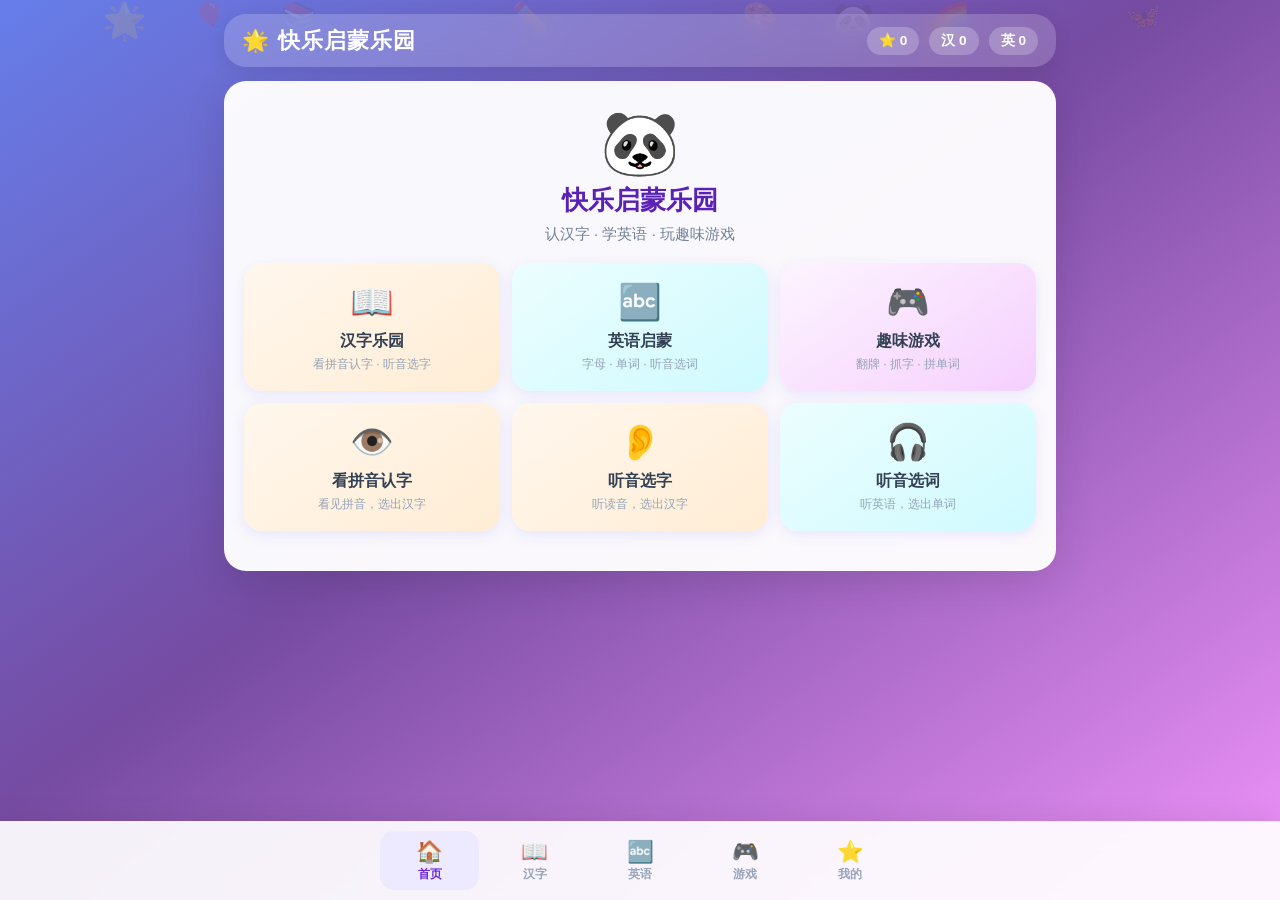
<file: index.html>
<!DOCTYPE html>
<html lang="zh-CN">
<head>
  <meta charset="UTF-8">
  <meta name="viewport" content="width=device-width, initial-scale=1.0, maximum-scale=1.0, user-scalable=no, viewport-fit=cover">
  <meta name="apple-mobile-web-app-capable" content="yes">
  <meta name="apple-mobile-web-app-status-bar-style" content="black-translucent">
  <meta name="apple-mobile-web-app-title" content="启蒙乐园">
  <meta name="theme-color" content="#764ba2">
  <meta name="mobile-web-app-capable" content="yes">
  <title>快乐启蒙乐园 - 认字 · 英语 · 趣味游戏</title>
  <link rel="manifest" href="manifest.json">
  <link rel="stylesheet" href="css/style.css">
</head>
<body>
  <div class="float-bg" aria-hidden="true">
    <span>🌟</span><span>📚</span><span>✏️</span><span>🎨</span>
    <span>🌈</span><span>🦋</span><span>🎈</span><span>🐼</span>
  </div>

  <div class="app">
    <header class="topbar">
      <h1><span class="logo">🌟</span> 快乐启蒙乐园</h1>
      <div class="stats">
        <span class="stat-pill">⭐ <span id="starCount">0</span></span>
        <span class="stat-pill">汉 <span id="cnCount">0</span></span>
        <span class="stat-pill">英 <span id="enCount">0</span></span>
      </div>
    </header>

    <main class="panel" id="mainPanel">
      <div class="empty-hint">正在加载…</div>
    </main>
  </div>

  <nav class="bottom-nav">
    <div class="nav-inner">
      <button class="nav-btn active" data-page="home"><span class="ni">🏠</span>首页</button>
      <button class="nav-btn" data-page="chinese"><span class="ni">📖</span>汉字</button>
      <button class="nav-btn" data-page="english"><span class="ni">🔤</span>英语</button>
      <button class="nav-btn" data-page="games"><span class="ni">🎮</span>游戏</button>
      <button class="nav-btn" data-page="me"><span class="ni">⭐</span>我的</button>
    </div>
  </nav>

  <script src="js/data-chinese.js"></script>
  <script src="js/data-english.js"></script>
  <script src="js/sound.js"></script>
  <script src="js/storage.js"></script>
  <script src="js/app.js"></script>
</body>
</html>
</file>
<file: css/style.css>
/* ===== 快乐启蒙乐园 - 儿童趣味学习 ===== */
:root {
  --primary: #FF6B6B;
  --primary-dark: #EE5A5A;
  --secondary: #4ECDC4;
  --accent: #FFE66D;
  --purple: #A78BFA;
  --blue: #60A5FA;
  --green: #34D399;
  --orange: #FB923C;
  --pink: #F472B6;
  --card: rgba(255, 255, 255, 0.96);
  --shadow: 0 10px 40px rgba(0, 0, 0, 0.12);
  --radius: 22px;
  --radius-sm: 14px;
  --bg: linear-gradient(145deg, #667eea 0%, #764ba2 45%, #f093fb 100%);
}

* { margin: 0; padding: 0; box-sizing: border-box; }

html, body {
  min-height: 100%;
  font-family: -apple-system, BlinkMacSystemFont, "PingFang SC", "Hiragino Sans GB",
    "Microsoft YaHei", "Noto Sans SC", sans-serif;
  background: var(--bg);
  background-attachment: fixed;
  color: #2d3748;
  -webkit-tap-highlight-color: transparent;
  user-select: none;
}

body { overflow-x: hidden; }

/* 浮动装饰 */
.float-bg {
  position: fixed; inset: 0; pointer-events: none; z-index: 0; overflow: hidden;
}
.float-bg span {
  position: absolute; opacity: 0.14; font-size: 28px;
  animation: floatUp 18s infinite linear;
}
.float-bg span:nth-child(1) { left: 8%; animation-delay: 0s; font-size: 36px; }
.float-bg span:nth-child(2) { left: 22%; animation-delay: 2s; }
.float-bg span:nth-child(3) { left: 40%; animation-delay: 4s; font-size: 32px; }
.float-bg span:nth-child(4) { left: 58%; animation-delay: 1s; }
.float-bg span:nth-child(5) { left: 72%; animation-delay: 3s; font-size: 40px; }
.float-bg span:nth-child(6) { left: 88%; animation-delay: 5s; }
.float-bg span:nth-child(7) { left: 15%; animation-delay: 7s; }
.float-bg span:nth-child(8) { left: 65%; animation-delay: 6s; font-size: 34px; }

@keyframes floatUp {
  0% { transform: translateY(105vh) rotate(0deg); opacity: 0; }
  10% { opacity: 0.14; }
  90% { opacity: 0.14; }
  100% { transform: translateY(-10vh) rotate(360deg); opacity: 0; }
}

.app {
  position: relative; z-index: 1;
  max-width: 860px; margin: 0 auto;
  padding: 14px 14px 100px;
  min-height: 100vh;
}

/* 顶栏 */
.topbar {
  display: flex; align-items: center; justify-content: space-between;
  padding: 12px 18px; margin-bottom: 14px;
  background: rgba(255,255,255,0.18);
  backdrop-filter: blur(12px);
  border-radius: var(--radius);
  color: #fff;
  box-shadow: 0 4px 20px rgba(0,0,0,0.08);
}
.topbar h1 {
  font-size: 1.35rem; font-weight: 900; letter-spacing: 1px;
  display: flex; align-items: center; gap: 8px;
}
.topbar h1 .logo { animation: spin 4s linear infinite; display: inline-block; }
@keyframes spin { to { transform: rotate(360deg); } }

.stats { display: flex; gap: 10px; flex-wrap: wrap; }
.stat-pill {
  background: rgba(255,255,255,0.22);
  padding: 5px 12px; border-radius: 999px;
  font-size: 0.85rem; font-weight: 700;
}

/* 主内容卡片 */
.panel {
  background: var(--card);
  border-radius: var(--radius);
  box-shadow: var(--shadow);
  padding: 20px;
  min-height: 420px;
  animation: fadeIn 0.35s ease;
}
@keyframes fadeIn {
  from { opacity: 0; transform: translateY(12px); }
  to { opacity: 1; transform: translateY(0); }
}

/* 首页欢迎 */
.hero {
  text-align: center; padding: 10px 0 20px;
}
.hero .mascot { font-size: 64px; line-height: 1; margin-bottom: 8px; animation: bounce 2s infinite; }
@keyframes bounce {
  0%, 100% { transform: translateY(0); }
  50% { transform: translateY(-10px); }
}
.hero h2 { font-size: 1.6rem; color: #5b21b6; margin-bottom: 6px; }
.hero p { color: #718096; font-size: 0.95rem; margin-bottom: 18px; }

.mode-grid {
  display: grid;
  grid-template-columns: repeat(2, 1fr);
  gap: 12px;
}
@media (min-width: 600px) {
  .mode-grid { grid-template-columns: repeat(3, 1fr); }
}

.mode-card {
  border: none; cursor: pointer;
  border-radius: 18px; padding: 18px 12px;
  background: linear-gradient(145deg, #f8fafc, #eef2ff);
  box-shadow: 0 4px 14px rgba(99, 102, 241, 0.12);
  transition: transform 0.15s, box-shadow 0.15s;
  text-align: center;
  color: #334155;
}
.mode-card:hover, .mode-card:active {
  transform: translateY(-4px) scale(1.02);
  box-shadow: 0 10px 28px rgba(99, 102, 241, 0.22);
}
.mode-card .icon { font-size: 2.2rem; display: block; margin-bottom: 8px; }
.mode-card .name { font-weight: 800; font-size: 1rem; display: block; }
.mode-card .desc { font-size: 0.75rem; color: #94a3b8; margin-top: 4px; display: block; }

.mode-card.cn { background: linear-gradient(145deg, #fff7ed, #ffedd5); }
.mode-card.en { background: linear-gradient(145deg, #ecfeff, #cffafe); }
.mode-card.game { background: linear-gradient(145deg, #fdf4ff, #f5d0fe); }

/* 分区标题条 */
.section-head {
  display: flex; align-items: center; justify-content: space-between;
  margin-bottom: 16px; gap: 10px; flex-wrap: wrap;
}
.section-head h2 {
  font-size: 1.25rem; color: #5b21b6;
  display: flex; align-items: center; gap: 8px;
}
.btn-back {
  border: none; cursor: pointer;
  background: #eef2ff; color: #4f46e5;
  padding: 8px 14px; border-radius: 999px;
  font-weight: 700; font-size: 0.9rem;
}
.btn-back:active { transform: scale(0.96); }

/* 通用按钮 */
.btn {
  border: none; cursor: pointer;
  border-radius: 999px; padding: 12px 22px;
  font-weight: 800; font-size: 1rem;
  transition: transform 0.12s, filter 0.12s;
  color: #fff;
}
.btn:active { transform: scale(0.96); }
.btn-primary { background: linear-gradient(135deg, #667eea, #764ba2); }
.btn-green { background: linear-gradient(135deg, #34d399, #10b981); }
.btn-orange { background: linear-gradient(135deg, #fb923c, #f97316); }
.btn-pink { background: linear-gradient(135deg, #f472b6, #ec4899); }
.btn-blue { background: linear-gradient(135deg, #60a5fa, #3b82f6); }
.btn-ghost {
  background: #f1f5f9; color: #475569;
}
.btn-row {
  display: flex; flex-wrap: wrap; gap: 10px;
  justify-content: center; margin-top: 16px;
}

/* 筛选条 */
.filters {
  display: flex; flex-wrap: wrap; gap: 8px;
  margin-bottom: 14px; justify-content: center;
}
.chip {
  border: 2px solid transparent; cursor: pointer;
  background: #f1f5f9; color: #475569;
  padding: 7px 14px; border-radius: 999px;
  font-weight: 700; font-size: 0.85rem;
}
.chip.active {
  background: #ede9fe; color: #6d28d9;
  border-color: #a78bfa;
}

/* 学习展示区 */
.learn-stage {
  text-align: center; padding: 12px 0;
}
.big-char {
  font-size: clamp(4.5rem, 18vw, 7rem);
  font-weight: 900; line-height: 1.1;
  color: #4c1d95;
  text-shadow: 0 4px 0 rgba(167, 139, 250, 0.25);
  margin: 8px 0;
}
.big-pinyin {
  font-size: clamp(1.6rem, 6vw, 2.4rem);
  font-weight: 800; color: #7c3aed;
  letter-spacing: 2px; margin-bottom: 6px;
}
.big-word {
  font-size: clamp(2.2rem, 8vw, 3.2rem);
  font-weight: 900; color: #0e7490;
  margin: 8px 0;
}
.sub-info {
  color: #64748b; font-size: 1rem; margin: 6px 0 12px;
}
.emoji-big { font-size: 4.5rem; line-height: 1; margin: 8px 0; }

.speak-btn {
  display: inline-flex; align-items: center; gap: 6px;
  border: none; cursor: pointer;
  background: linear-gradient(135deg, #a78bfa, #8b5cf6);
  color: #fff; font-weight: 800;
  padding: 12px 24px; border-radius: 999px;
  font-size: 1rem; margin: 8px 0 16px;
  box-shadow: 0 6px 16px rgba(139, 92, 246, 0.35);
}
.speak-btn:active { transform: scale(0.96); }

/* 选择题 */
.quiz-prompt {
  text-align: center; margin-bottom: 18px;
}
.quiz-prompt .label {
  display: inline-block;
  background: #fef3c7; color: #b45309;
  padding: 4px 12px; border-radius: 999px;
  font-size: 0.8rem; font-weight: 800; margin-bottom: 10px;
}
.quiz-prompt .prompt-main {
  font-size: clamp(2rem, 10vw, 3.2rem);
  font-weight: 900; color: #5b21b6;
  margin: 8px 0;
}
.quiz-prompt .prompt-sub {
  color: #64748b; font-size: 0.95rem;
}

.choice-grid {
  display: grid;
  grid-template-columns: repeat(2, 1fr);
  gap: 12px;
  max-width: 420px;
  margin: 0 auto;
}
.choice-btn {
  border: 3px solid #e2e8f0; cursor: pointer;
  background: #fff;
  border-radius: 18px;
  min-height: 88px;
  padding: 14px;
  font-size: clamp(1.8rem, 7vw, 2.6rem);
  font-weight: 900;
  color: #334155;
  transition: all 0.15s;
  box-shadow: 0 4px 12px rgba(0,0,0,0.06);
}
.choice-btn.sm { font-size: clamp(1.1rem, 4vw, 1.4rem); min-height: 72px; }
.choice-btn:hover { border-color: #a78bfa; transform: translateY(-2px); }
.choice-btn.correct {
  border-color: #34d399; background: #d1fae5; color: #065f46;
  animation: pop 0.4s ease;
}
.choice-btn.wrong {
  border-color: #f87171; background: #fee2e2; color: #991b1b;
  animation: shake 0.4s ease;
}
.choice-btn:disabled { pointer-events: none; }

@keyframes pop {
  0% { transform: scale(1); }
  50% { transform: scale(1.08); }
  100% { transform: scale(1); }
}
@keyframes shake {
  0%, 100% { transform: translateX(0); }
  25% { transform: translateX(-8px); }
  75% { transform: translateX(8px); }
}

.feedback {
  text-align: center; min-height: 32px;
  font-weight: 800; font-size: 1.1rem;
  margin-top: 14px;
}
.feedback.ok { color: #059669; }
.feedback.bad { color: #dc2626; }

.progress-wrap {
  height: 10px; background: #e2e8f0; border-radius: 999px;
  overflow: hidden; margin: 8px 0 16px;
}
.progress-bar {
  height: 100%; width: 0%;
  background: linear-gradient(90deg, #34d399, #60a5fa, #a78bfa);
  border-radius: 999px;
  transition: width 0.3s ease;
}

/* 字母网格 */
.alpha-grid {
  display: grid;
  grid-template-columns: repeat(auto-fill, minmax(64px, 1fr));
  gap: 10px;
}
.alpha-btn {
  border: none; cursor: pointer;
  aspect-ratio: 1;
  border-radius: 16px;
  background: linear-gradient(145deg, #e0f2fe, #bae6fd);
  font-size: 1.6rem; font-weight: 900;
  color: #0369a1;
  box-shadow: 0 4px 10px rgba(14, 165, 233, 0.15);
  transition: transform 0.12s;
}
.alpha-btn:active { transform: scale(0.92); }
.alpha-btn.upper { background: linear-gradient(145deg, #fce7f3, #fbcfe8); color: #be185d; }

/* 主题词卡 */
.theme-tabs {
  display: flex; flex-wrap: wrap; gap: 8px;
  margin-bottom: 14px; justify-content: center;
}
.word-grid {
  display: grid;
  grid-template-columns: repeat(auto-fill, minmax(100px, 1fr));
  gap: 10px;
}
.word-card {
  border: none; cursor: pointer;
  background: #fff;
  border-radius: 16px;
  padding: 12px 8px;
  box-shadow: 0 4px 14px rgba(0,0,0,0.06);
  text-align: center;
  transition: transform 0.12s;
  border: 2px solid #f1f5f9;
}
.word-card:hover { transform: translateY(-3px); border-color: #67e8f9; }
.word-card .em { font-size: 2rem; display: block; margin-bottom: 4px; }
.word-card .en { font-weight: 800; color: #0e7490; font-size: 0.95rem; }
.word-card .zh { font-size: 0.75rem; color: #94a3b8; }

/* 记忆翻牌游戏 */
.memory-board {
  display: grid;
  grid-template-columns: repeat(4, 1fr);
  gap: 10px;
  max-width: 480px;
  margin: 0 auto;
}
.mem-card {
  aspect-ratio: 1;
  perspective: 600px;
  cursor: pointer;
  border: none; background: transparent; padding: 0;
}
.mem-inner {
  position: relative; width: 100%; height: 100%;
  transition: transform 0.4s;
  transform-style: preserve-3d;
}
.mem-card.flipped .mem-inner,
.mem-card.matched .mem-inner {
  transform: rotateY(180deg);
}
.mem-face {
  position: absolute; inset: 0;
  border-radius: 14px;
  display: flex; align-items: center; justify-content: center;
  backface-visibility: hidden;
  font-weight: 900;
  box-shadow: 0 4px 12px rgba(0,0,0,0.1);
}
.mem-back {
  background: linear-gradient(145deg, #818cf8, #a78bfa);
  color: #fff; font-size: 1.6rem;
}
.mem-front {
  background: #fff; color: #4c1d95;
  transform: rotateY(180deg);
  font-size: clamp(1.1rem, 4vw, 1.6rem);
  border: 3px solid #c4b5fd;
  flex-direction: column; gap: 2px; padding: 4px;
}
.mem-front .small { font-size: 0.7rem; color: #7c3aed; font-weight: 700; }
.mem-card.matched .mem-front {
  border-color: #34d399; background: #ecfdf5;
}

/* 打地鼠 / 抓正确 */
.whack-area {
  display: grid;
  grid-template-columns: repeat(3, 1fr);
  gap: 12px;
  max-width: 360px;
  margin: 16px auto;
}
.hole {
  aspect-ratio: 1;
  border-radius: 50%;
  background: linear-gradient(145deg, #fde68a, #fbbf24);
  border: 4px solid #f59e0b;
  display: flex; align-items: center; justify-content: center;
  font-size: 2rem; font-weight: 900;
  cursor: pointer;
  transition: transform 0.12s, background 0.12s;
  color: #78350f;
}
.hole:active { transform: scale(0.9); }
.hole.empty { opacity: 0.35; cursor: default; }
.hole.hit-good { background: #86efac; border-color: #22c55e; }
.hole.hit-bad { background: #fca5a5; border-color: #ef4444; }

.timer-score {
  display: flex; justify-content: center; gap: 20px;
  font-weight: 800; font-size: 1.1rem; color: #5b21b6;
  margin-bottom: 8px;
}

/* 结果弹层 */
.overlay {
  position: fixed; inset: 0; z-index: 50;
  background: rgba(15, 23, 42, 0.45);
  display: flex; align-items: center; justify-content: center;
  padding: 20px;
  animation: fadeIn 0.25s ease;
}
.modal {
  background: #fff; border-radius: 24px;
  padding: 28px 24px; max-width: 360px; width: 100%;
  text-align: center;
  box-shadow: 0 20px 60px rgba(0,0,0,0.25);
}
.modal .big { font-size: 3.5rem; margin-bottom: 8px; }
.modal h3 { font-size: 1.4rem; color: #5b21b6; margin-bottom: 8px; }
.modal p { color: #64748b; margin-bottom: 18px; }

/* 底部导航 */
.bottom-nav {
  position: fixed; left: 0; right: 0; bottom: 0; z-index: 40;
  display: flex; justify-content: center;
  padding: 10px 12px calc(10px + env(safe-area-inset-bottom));
  background: rgba(255,255,255,0.92);
  backdrop-filter: blur(12px);
  box-shadow: 0 -4px 24px rgba(0,0,0,0.08);
}
.bottom-nav .nav-inner {
  display: flex; gap: 6px; width: 100%; max-width: 520px;
}
.nav-btn {
  flex: 1; border: none; cursor: pointer;
  background: transparent; border-radius: 14px;
  padding: 8px 4px; color: #94a3b8;
  font-weight: 700; font-size: 0.72rem;
  transition: all 0.15s;
}
.nav-btn .ni { display: block; font-size: 1.35rem; margin-bottom: 2px; }
.nav-btn.active {
  background: #ede9fe; color: #6d28d9;
}

/* 庆祝彩纸 */
.confetti {
  position: fixed; pointer-events: none; z-index: 100;
  font-size: 22px; animation: confettiFall 1.2s ease-out forwards;
}
@keyframes confettiFall {
  0% { transform: translateY(0) rotate(0deg); opacity: 1; }
  100% { transform: translateY(80vh) rotate(720deg); opacity: 0; }
}

/* 设置小开关 */
.setting-row {
  display: flex; align-items: center; justify-content: space-between;
  padding: 12px 0; border-bottom: 1px solid #f1f5f9;
  font-weight: 600;
}
.toggle {
  width: 48px; height: 28px; border-radius: 999px;
  background: #cbd5e1; border: none; cursor: pointer;
  position: relative; transition: background 0.2s;
}
.toggle.on { background: #34d399; }
.toggle::after {
  content: ""; position: absolute; top: 3px; left: 3px;
  width: 22px; height: 22px; border-radius: 50%;
  background: #fff; transition: transform 0.2s;
  box-shadow: 0 2px 4px rgba(0,0,0,0.15);
}
.toggle.on::after { transform: translateX(20px); }

.empty-hint {
  text-align: center; color: #94a3b8; padding: 40px 20px;
}
</file>
